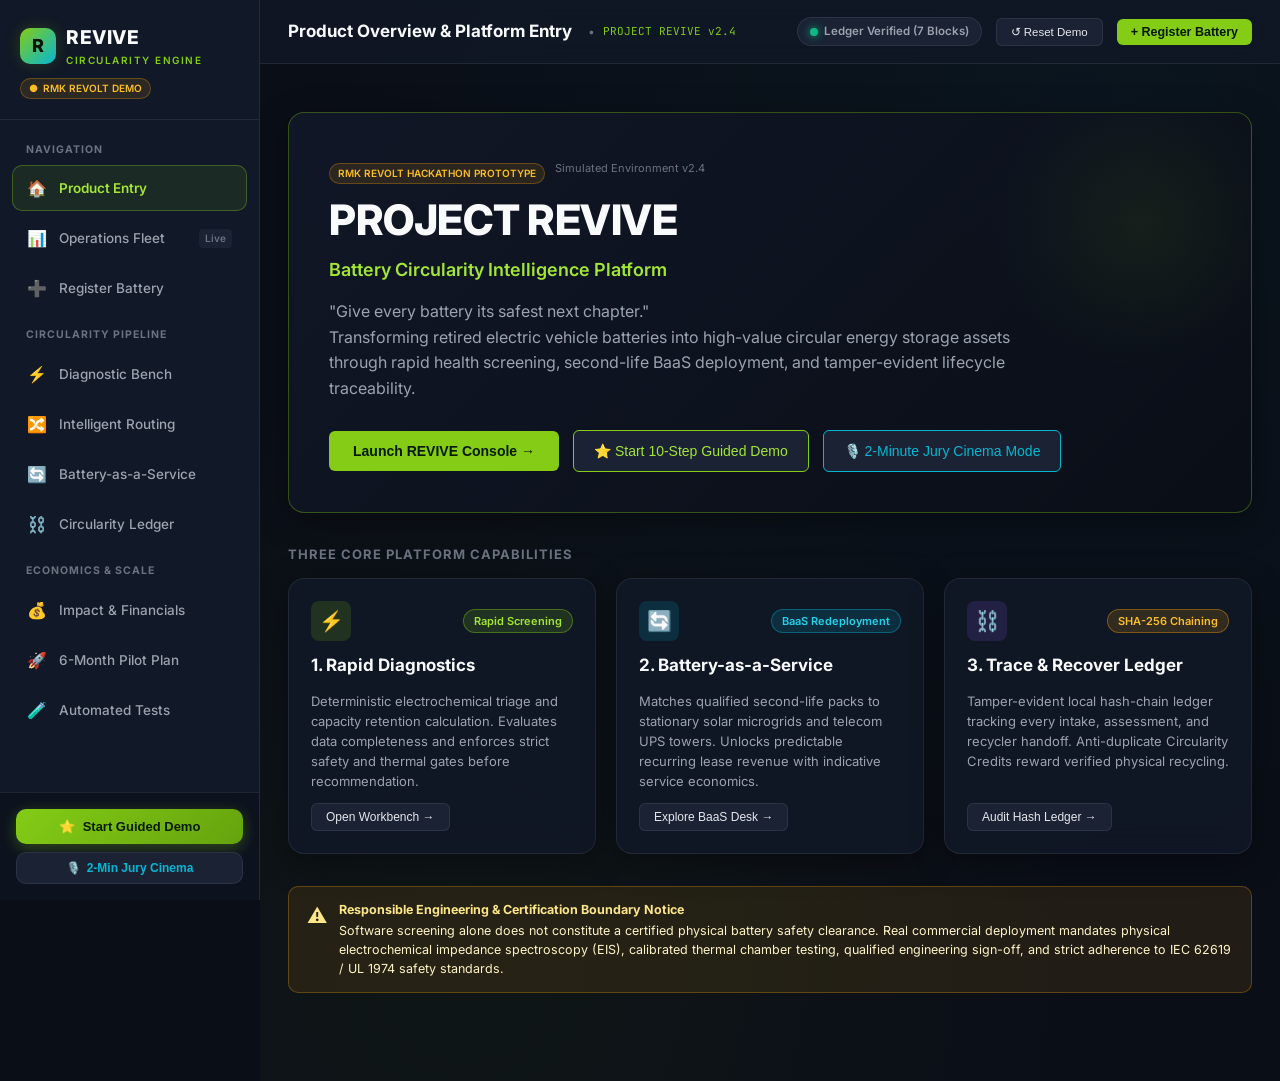
<file: index.html>
<!DOCTYPE html>
<html lang="en">
<head>
  <meta charset="UTF-8">
  <meta http-equiv="refresh" content="0; url=project_revive/index.html">
  <title>Redirecting to PROJECT REVIVE...</title>
  <script>
    window.location.href = "project_revive/index.html";
  </script>
</head>
<body style="background: #0a0e17; color: #f9fafb; font-family: sans-serif; display: flex; align-items: center; justify-content: center; height: 100vh; margin: 0;">
  <div style="text-align: center;">
    <h2 style="color: #84cc16;">PROJECT REVIVE</h2>
    <p>Redirecting to the Circularity Intelligence Dashboard...</p>
    <p><a href="project_revive/index.html" style="color: #06b6d4; text-decoration: none; font-weight: bold;">Click here if you are not redirected automatically &rarr;</a></p>
  </div>
</body>
</html>
</file>
